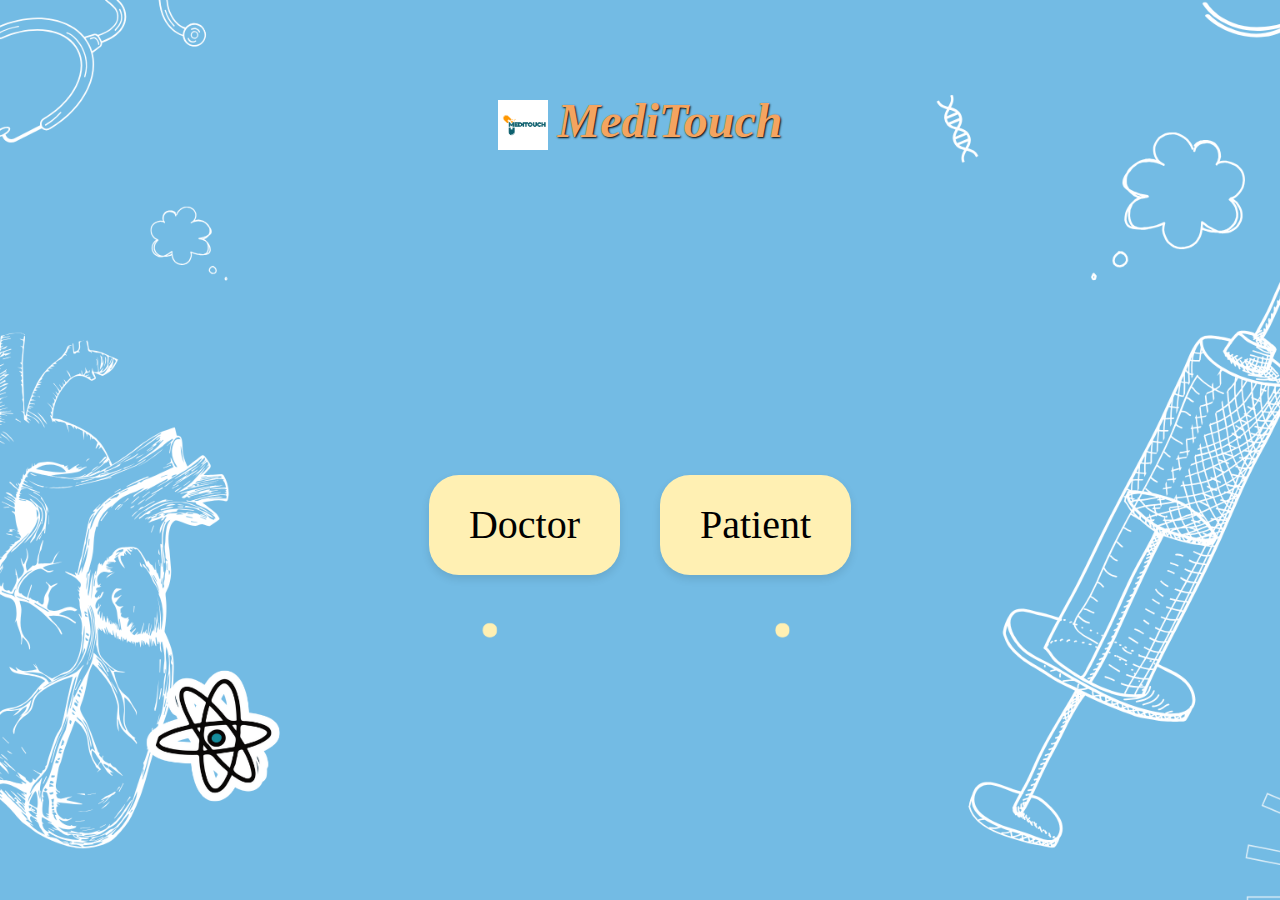
<file: index.html>
<!DOCTYPE html>
<html lang="en">

<head>
    <meta charset="UTF-8">
    <meta name="viewport" content="width=device-width, initial-scale=1.0">
    <title>MediTouch - Welcome</title>

    <link href="https://cdn.jsdelivr.net/npm/bootstrap@5.3.0/dist/css/bootstrap.min.css" rel="stylesheet">
    <link rel="stylesheet" href="firstpage.css">
</head>

<body>
    <div class="header-container">
        <img src="images\logo.png" alt="Logo" class="logo"> 
        <h1>MediTouch</h1>
    </div>
    <div class="welcome-container">
        <a href="doctor_login_page.html" class="btn btn-primary">Doctor</a>
        <a href="patient_login_page.html" class="btn btn-secondary">Patient</a>
    </div>

    <script src="https://cdn.jsdelivr.net/npm/bootstrap@5.3.0/dist/js/bootstrap.bundle.min.js"></script>
</body>

</html>
</file>
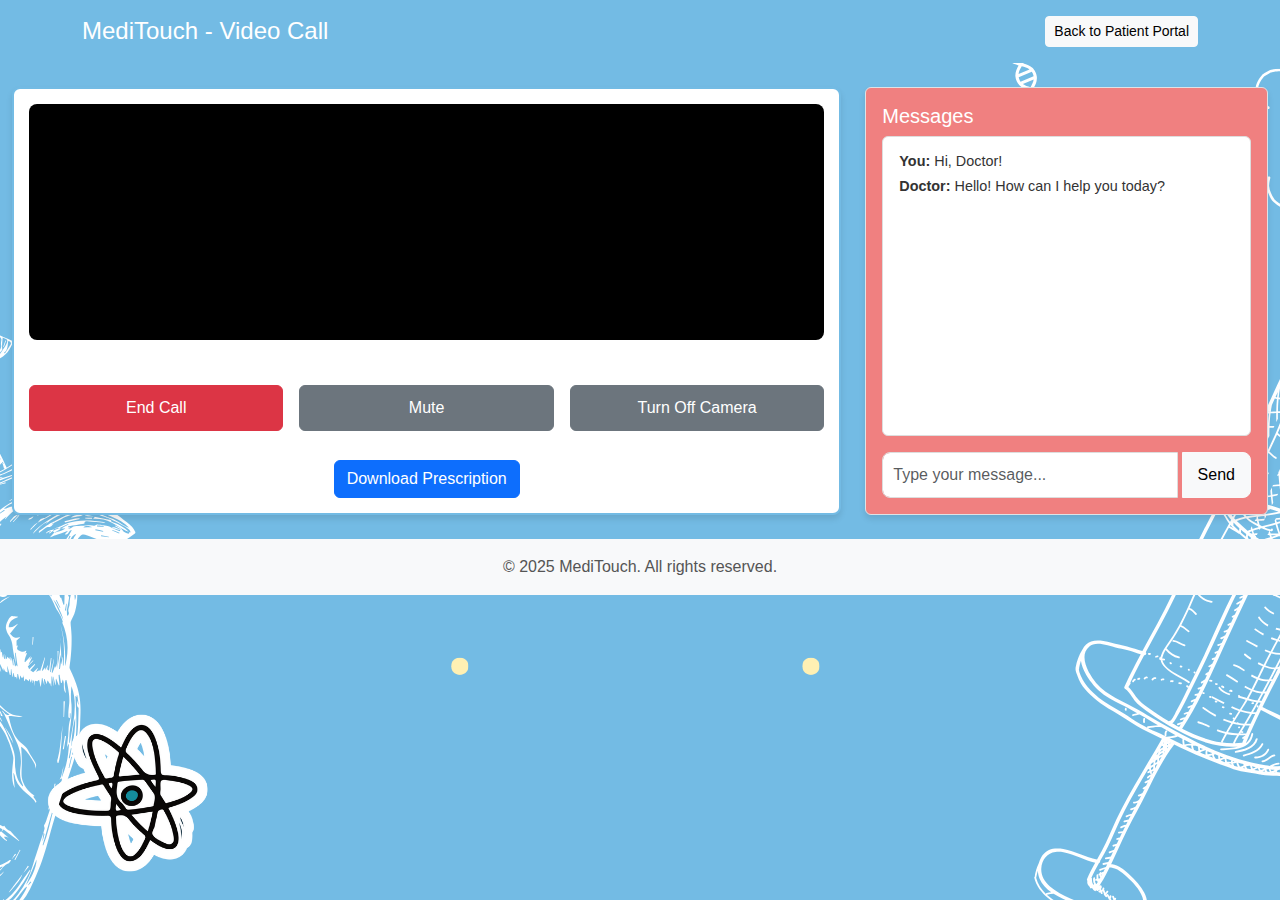
<file: call.html>
<!DOCTYPE html>
<html lang="en">

<head>
    <meta charset="UTF-8">
    <meta name="viewport" content="width=device-width, initial-scale=1.0">
    <title>Video Call - MediTouch</title>
    <link href="https://cdn.jsdelivr.net/npm/bootstrap@5.3.0/dist/css/bootstrap.min.css" rel="stylesheet">
    <link rel="stylesheet" href="call.css">
</head>

<body>
    <header class="bg-primary text-white py-3" style="background-color: #73bbe4 !important;">
        <div class="container d-flex justify-content-between align-items-center">
            <h1 class="h4 m-0">MediTouch - Video Call</h1>
            <a href="patient.html" class="btn btn-light btn-sm">Back to Patient Portal</a>
        </div>
    </header>

    <main class="container-fluid my-4">
        <div class="row">
            <div class="col-md-8">
                <div class="video-container mb-4">
                    <video id="video-call" autoplay muted></video>
                    <div class="video-controls mt-3 d-flex justify-content-center gap-3">
                        <button class="btn btn-danger">End Call</button>
                        <button class="btn btn-secondary">Mute</button>
                        <button class="btn btn-secondary">Turn Off Camera</button>
                    </div>
                    <div class="mt-3 text-center">
                        <a href="prescription.pdf" class="btn btn-primary" download>Download Prescription</a>
                    </div>
                </div>
            </div>

            <div class="col-md-4">
                <div class="message-container border rounded p-3" style="background-color: #F08080;">
                    <h5 class="text-white">Messages</h5>
                    <div class="messages-box bg-white p-3 rounded overflow-auto" style="height: 300px;">
                        <div class="message mb-2">
                            <strong>You:</strong>
                            <span>Hi, Doctor!</span>
                        </div>
                        <div class="message mb-2">
                            <strong>Doctor:</strong>
                            <span>Hello! How can I help you today?</span>
                        </div>
                    </div>
                    <div class="input-group mt-3">
                        <input type="text" class="form-control" placeholder="Type your message..." />
                        <button class="btn btn-light">Send</button>
                    </div>
                </div>
            </div>
        </div>
    </main>

    <footer class="bg-light py-3 text-center">
        <p class="mb-0">© 2025 MediTouch. All rights reserved.</p>
    </footer>

    <script src="https://cdn.jsdelivr.net/npm/bootstrap@5.3.0/dist/js/bootstrap.bundle.min.js"></script>
</body>

</html>
</file>
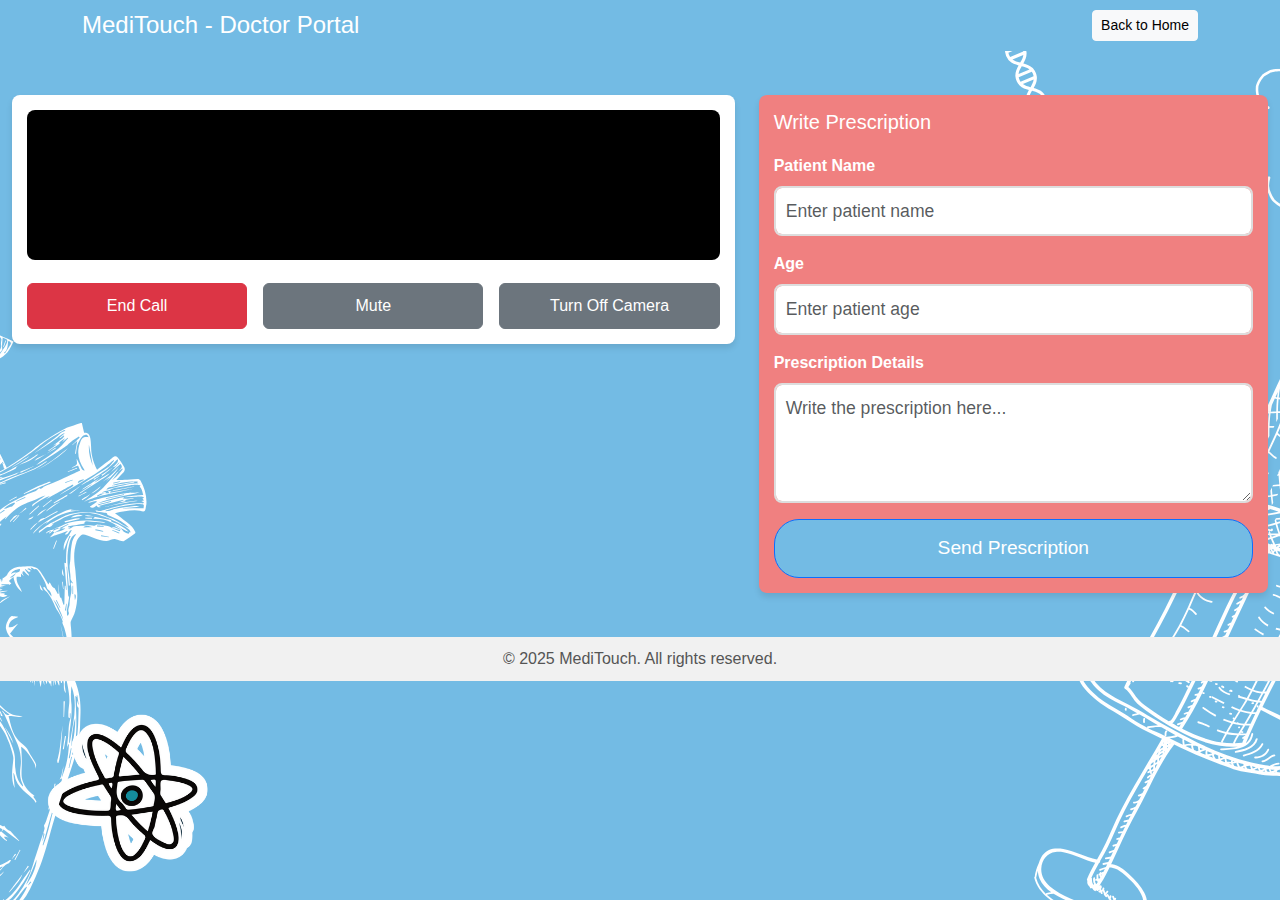
<file: doctor_call.html>
<!DOCTYPE html>
<html lang="en">

<head>
    <meta charset="UTF-8">
    <meta name="viewport" content="width=device-width, initial-scale=1.0">
    <title>Doctor Portal - MediTouch</title>
    <link href="https://cdn.jsdelivr.net/npm/bootstrap@5.3.0/dist/css/bootstrap.min.css" rel="stylesheet">
    <link rel="stylesheet" href="doctor_call.css">
</head>

<body>
    <header>
        <div class="container d-flex justify-content-between align-items-center">
            <h1 class="h4 m-0">MediTouch - Doctor Portal</h1>
            <a href="doctor.html" class="btn btn-light btn-sm">Back to Home</a>
        </div>
    </header>

    <main class="container-fluid my-4">
        <div class="row justify-content-center">
        
            <div class="col-md-7 mb-4">
                <div class="video-container">
                    <video id="video-call" autoplay muted></video>
                    <div class="video-controls mt-3 d-flex justify-content-center gap-3">
                        <button class="btn btn-danger">End Call</button>
                        <button class="btn btn-secondary">Mute</button>
                        <button class="btn btn-secondary">Turn Off Camera</button>
                    </div>
                </div>
            </div>

           
            <div class="col-md-5">
                <div class="prescription-container">
                    <h5 class="text-white">Write Prescription</h5>
                    <form class="prescription-form" id="prescription-form">
                        <div class="mb-3">
                            <label for="patient-name" class="form-label">Patient Name</label>
                            <input type="text" id="patient-name" class="form-control" placeholder="Enter patient name" required>
                        </div>
                       
                        <div class="mb-3">
                            <label for="age" class="form-label">Age</label>
                            <input type="number" id="age" class="form-control" placeholder="Enter patient age" required>
                        </div>

                        <div class="mb-3">
                            <label for="prescription" class="form-label">Prescription Details</label>
                            <textarea id="prescription" class="form-control" rows="5" placeholder="Write the prescription here..." required></textarea>
                        </div>
                        <button type="submit" class="btn btn-primary">Send Prescription</button>
                    </form>
                </div>
            </div>
        </div>
    </main>

    <footer>
        <p class="mb-0">© 2025 MediTouch. All rights reserved.</p>
    </footer>

    <script>
        const form = document.getElementById("prescription-form");
        form.addEventListener("submit", function (event) {
            event.preventDefault();
            const patientName = document.getElementById("patient-name").value;
            const prescription = document.getElementById("prescription").value;
            alert(`Prescription for ${patientName} saved successfully!`);
            form.reset();
        });
    </script>
</body>

</html>
</file>
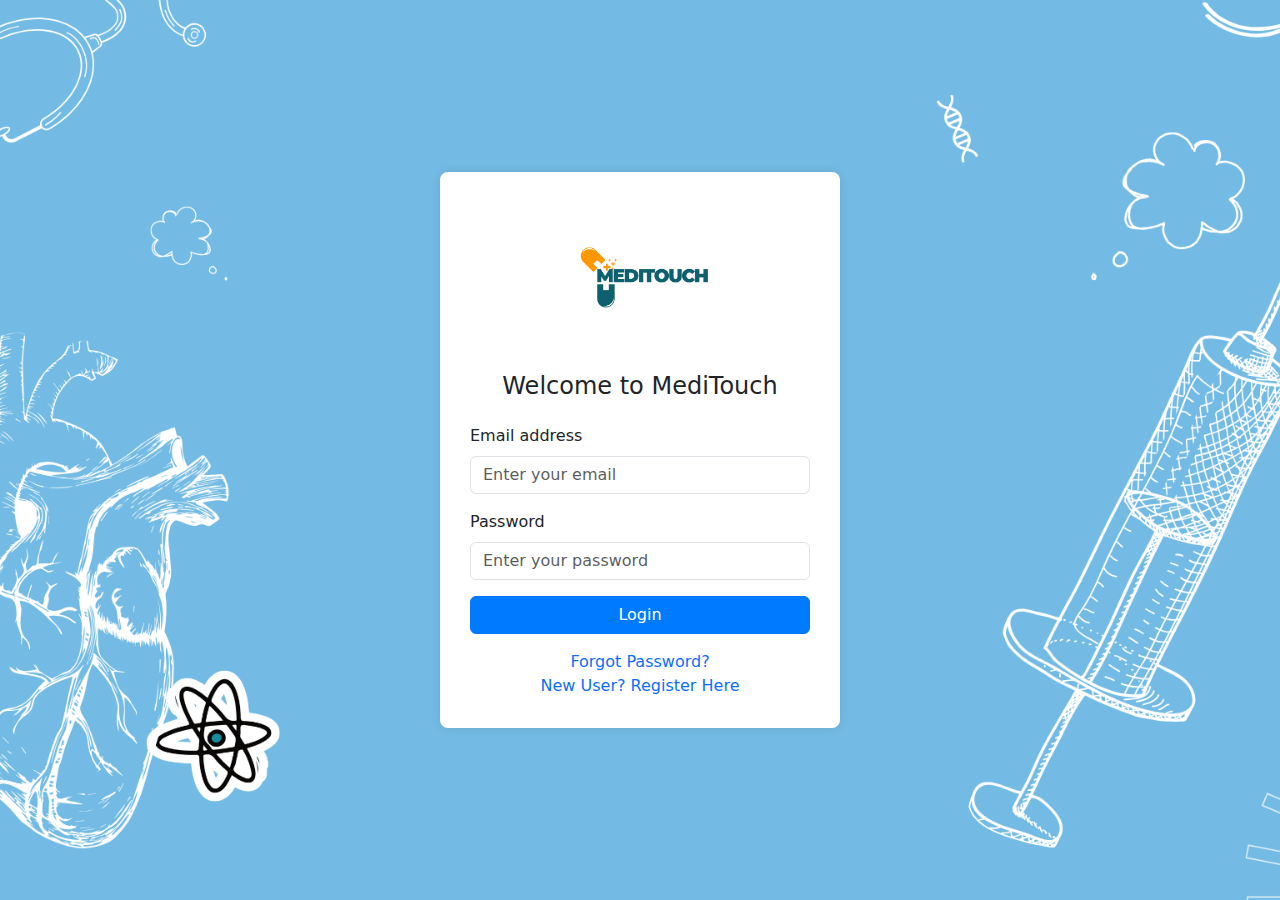
<file: doctor_login_page.html>
<!DOCTYPE html>
<html lang="en">
<head>
  <meta charset="UTF-8">
  <meta name="viewport" content="width=device-width, initial-scale=1.0">
  <title>Login Page</title>

  <link href="https://cdn.jsdelivr.net/npm/bootstrap@5.3.0/dist/css/bootstrap.min.css" rel="stylesheet">
  <link rel="stylesheet" href="patient_login_page.css">
</head>
<body>
  <div class="login-container">
    <img src="images/logo.png" alt="Logo" class="brand-logo">

    <h4 class="text-center mb-4">Welcome to MediTouch</h4>

    <form action="doctor.html" method="GET">
      <div class="mb-3">
        <label for="email" class="form-label">Email address</label>
        <input type="email" class="form-control" id="email" placeholder="Enter your email">
      </div>
      <div class="mb-3">
        <label for="password" class="form-label">Password</label>
        <input type="password" class="form-control" id="password" placeholder="Enter your password">
      </div>
      <button type="submit" class="btn btn-primary">Login</button>
      <div class="text-center mt-3">
        <a href="#" class="text-decoration-none">Forgot Password?</a>
        <br>
        <a href="doctor_register.html" class="text-decoration-none">New User? Register Here</a>
      </div>
    </form>
    
  </div>

  <script src="https://cdn.jsdelivr.net/npm/bootstrap@5.3.0/dist/js/bootstrap.bundle.min.js"></script>
</body>
</html>
</file>
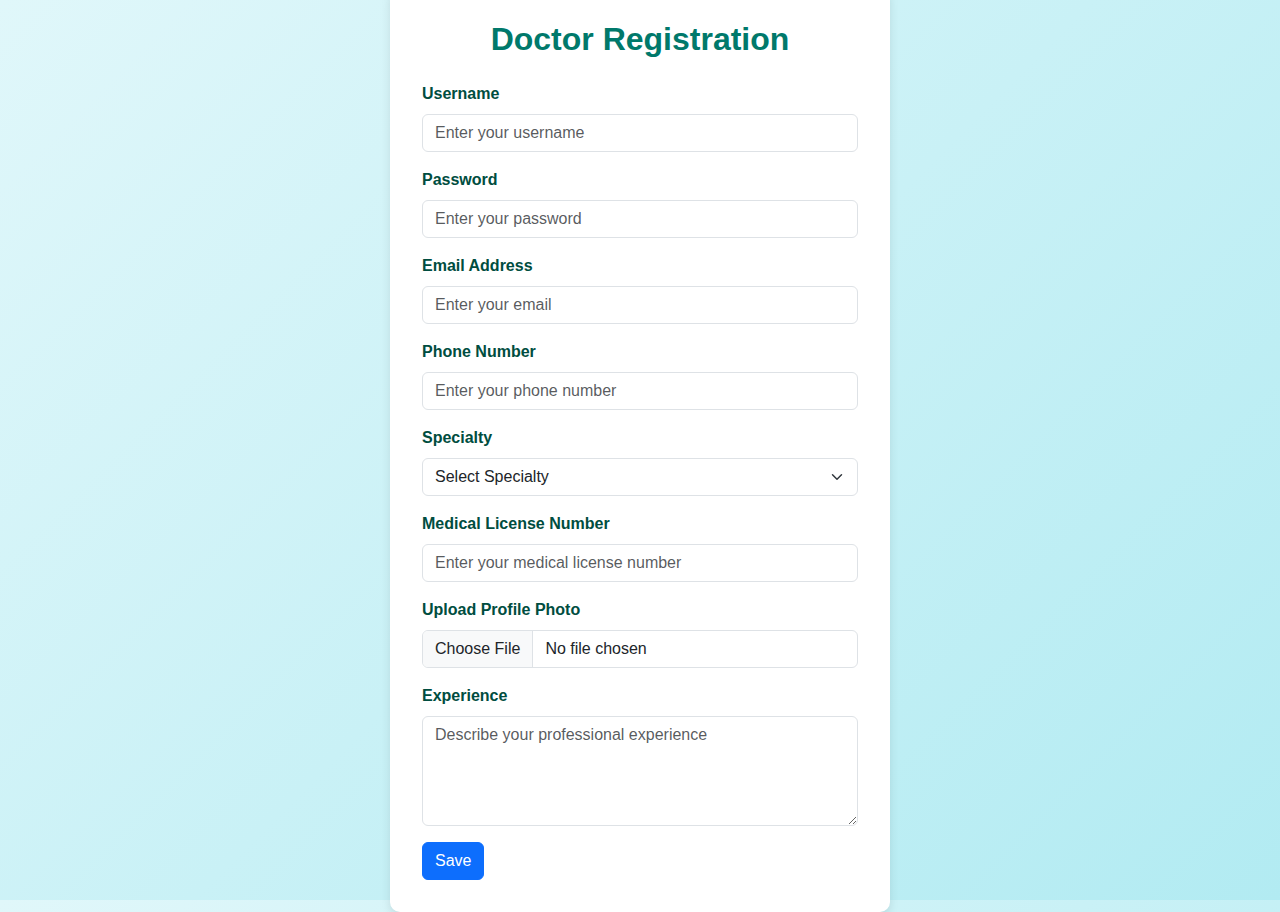
<file: doctor_register.html>
<!DOCTYPE html>
<html lang="en">

<head>
    <meta charset="UTF-8">
    <meta name="viewport" content="width=device-width, initial-scale=1.0">
    <title>Doctor Registration</title>
    <link href="https://cdn.jsdelivr.net/npm/bootstrap@5.3.0/dist/css/bootstrap.min.css" rel="stylesheet">
    <link rel="stylesheet" href="doctor_register.css">
</head>

<body>
    <div class="container my-5">
        <h2 class="text-center mb-4">Doctor Registration</h2>
        <form id="doctorRegistrationForm" action="doctor_login_page.html" method="POST" enctype="multipart/form-data">
            <div class="mb-3">
                <label for="username" class="form-label">Username</label>
                <input type="text" class="form-control" id="username" name="username" placeholder="Enter your username"
                    required>
            </div>

            <div class="mb-3">
                <label for="password" class="form-label">Password</label>
                <input type="password" class="form-control" id="password" name="password"
                    placeholder="Enter your password" required>
            </div>

            <div class="mb-3">
                <label for="email" class="form-label">Email Address</label>
                <input type="email" class="form-control" id="email" name="email" placeholder="Enter your email"
                    required>
            </div>

            <div class="mb-3">
                <label for="phone" class="form-label">Phone Number</label>
                <input type="tel" class="form-control" id="phone" name="phone" placeholder="Enter your phone number"
                    required>
            </div>

            <div class="mb-3">
                <label for="specialty" class="form-label">Specialty</label>
                <select class="form-select" id="specialty" name="specialty" required>
                    <option value="">Select Specialty</option>
                    <option value="cardiology">Cardiology</option>
                    <option value="dermatology">Dermatology</option>
                    <option value="pediatrics">Pediatrics</option>
                    <option value="neurology">Neurology</option>
                    <option value="oncology">Oncology</option>
                    <option value="orthopedics">Orthopedics</option>
                    <option value="psychiatry">Psychiatry</option>
                    <option value="radiology">Radiology</option>
                    <option value="urology">Urology</option>

                </select>
            </div>

            <div class="mb-3">
                <label for="license" class="form-label">Medical License Number</label>
                <input type="text" class="form-control" id="license" name="license"
                    placeholder="Enter your medical license number" required>
            </div>

            <div class="mb-3">
                <label for="photo" class="form-label">Upload Profile Photo</label>
                <input type="file" class="form-control" id="photo" name="photo" accept="image/*">
            </div>

            <div class="mb-3">
                <label for="experience" class="form-label">Experience</label>
                <textarea class="form-control" id="experience" name="experience" rows="4"
                    placeholder="Describe your professional experience"></textarea>
            </div>

            <button type="submit" class="btn btn-primary">Save</button>
        </form>
    </div>

    <script src="https://cdn.jsdelivr.net/npm/bootstrap@5.3.0/dist/js/bootstrap.bundle.min.js"></script>
    <script>
       
        document.getElementById('doctorRegistrationForm').addEventListener('submit', function (event) {
            event.preventDefault(); 
            window.location.href = 'doctor_login_page.html'; 
        });
    </script>
</body>

</html>
</file>
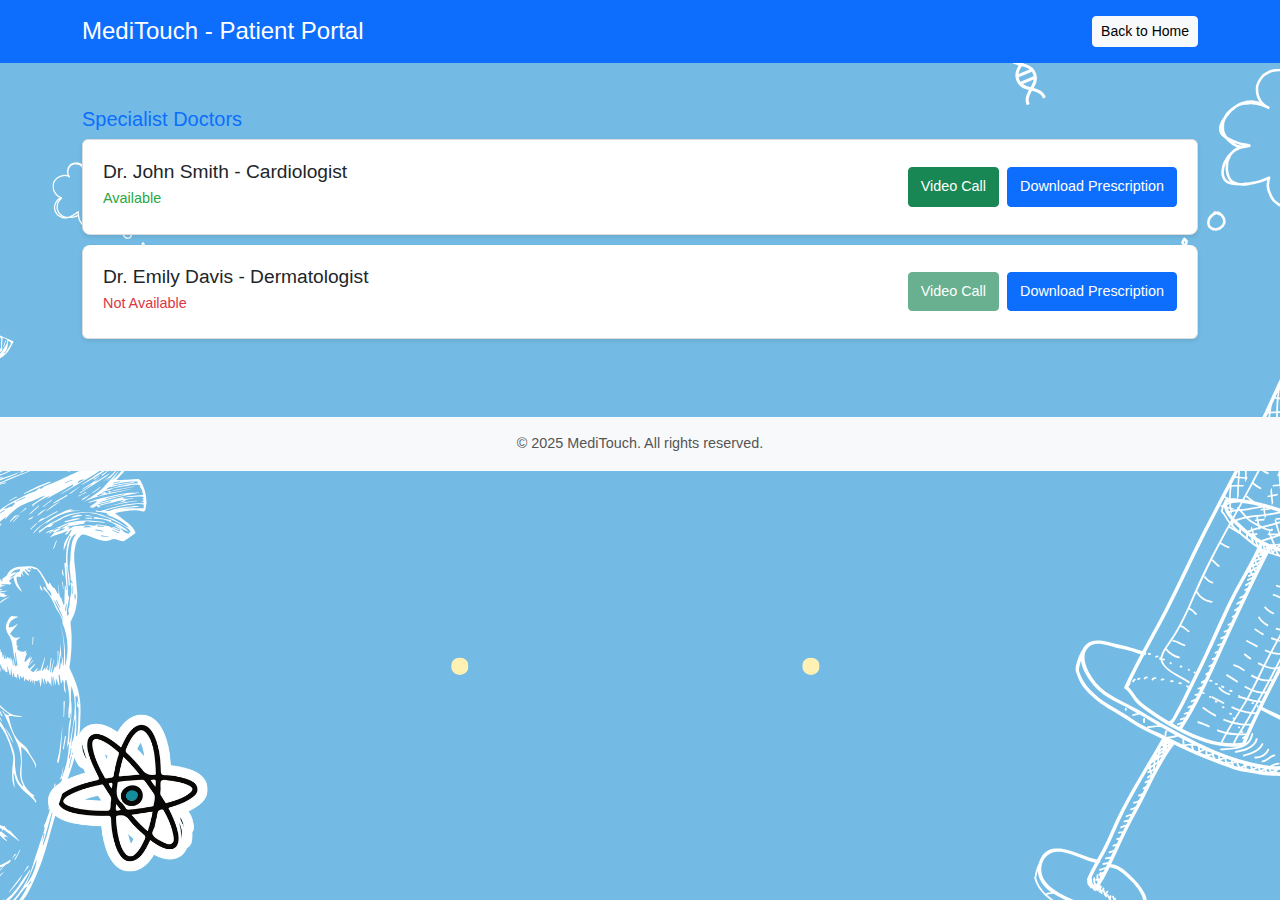
<file: patient.html>
<!DOCTYPE html>
<html lang="en">

<head>
    <meta charset="UTF-8">
    <meta name="viewport" content="width=device-width, initial-scale=1.0">
    <title>Patient Portal - MediTouch</title>
    <link href="https://cdn.jsdelivr.net/npm/bootstrap@5.3.0/dist/css/bootstrap.min.css" rel="stylesheet">
    <link rel="stylesheet" href="patient.css">
</head>

<body>
    <header class="bg-primary text-white py-3">
        <div class="container d-flex justify-content-between align-items-center">
            <h1 class="h4 m-0">MediTouch - Patient Portal</h1>
            <a href="index.html" class="btn btn-light btn-sm">Back to Home</a>
        </div>
    </header>

    <main class="container my-4">
        <section class="mb-4">
            <h2 class="h5 text-primary">Specialist Doctors</h2>
            <div class="list-group">
                
                <div class="list-group-item d-flex justify-content-between align-items-center">
                    <div>
                        <h5>Dr. John Smith - Cardiologist</h5>
                        <p class="mb-1 text-success">Available</p>
                    </div>
                    <div class="d-flex gap-2">
                        <a href="call.html" class="btn btn-success btn-sm">Video Call</a>
                        <button class="btn btn-primary btn-sm">Download Prescription</button>
                    </div>
                </div>
               
                <div class="list-group-item d-flex justify-content-between align-items-center">
                    <div>
                        <h5>Dr. Emily Davis - Dermatologist</h5>
                        <p class="mb-1 text-danger">Not Available</p>
                    </div>
                    <div class="d-flex gap-2">
                        <a href="call.html" class="btn btn-success btn-sm disabled">Video Call</a>
                        <button class="btn btn-primary btn-sm">Download Prescription</button>
                    </div>
                </div>
            </div>
            
        </section>
    </main>
    

    <footer class="bg-light py-3 text-center">
        <p class="mb-0">© 2025 MediTouch. All rights reserved.</p>
    </footer>

    <script src="https://cdn.jsdelivr.net/npm/bootstrap@5.3.0/dist/js/bootstrap.bundle.min.js"></script>
</body>

</html>
</file>
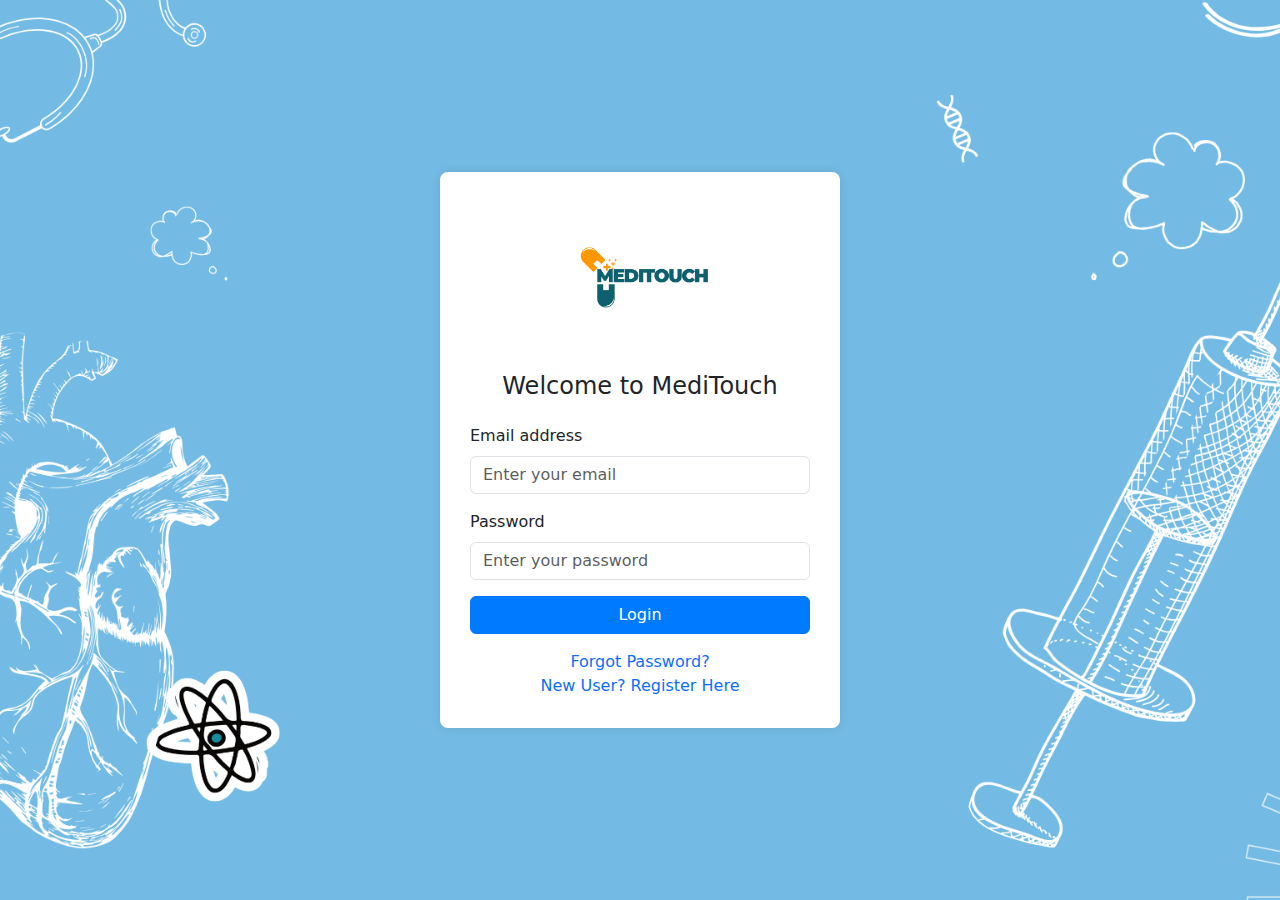
<file: patient_login_page.html>
<!DOCTYPE html>
<html lang="en">
<head>
  <meta charset="UTF-8">
  <meta name="viewport" content="width=device-width, initial-scale=1.0">
  <title>Login Page</title>

  <link href="https://cdn.jsdelivr.net/npm/bootstrap@5.3.0/dist/css/bootstrap.min.css" rel="stylesheet">
  <link rel="stylesheet" href="patient_login_page.css">
</head>
<body>
  <div class="login-container">
    <img src="images/logo.png" alt="Logo" class="brand-logo">

    <h4 class="text-center mb-4">Welcome to MediTouch</h4>

    <form action="patient.html" method="GET">
      <div class="mb-3">
        <label for="email" class="form-label">Email address</label>
        <input type="email" class="form-control" id="email" placeholder="Enter your email">
      </div>
      <div class="mb-3">
        <label for="password" class="form-label">Password</label>
        <input type="password" class="form-control" id="password" placeholder="Enter your password">
      </div>
      <button type="submit" class="btn btn-primary">Login</button>
      <div class="text-center mt-3">
        <a href="#" class="text-decoration-none">Forgot Password?</a>
        <br>
        <a href="patient_register.html" class="text-decoration-none">New User? Register Here</a>
      </div>
    </form>
    
  </div>

  <script src="https://cdn.jsdelivr.net/npm/bootstrap@5.3.0/dist/js/bootstrap.bundle.min.js"></script>
</body>
</html>
</file>
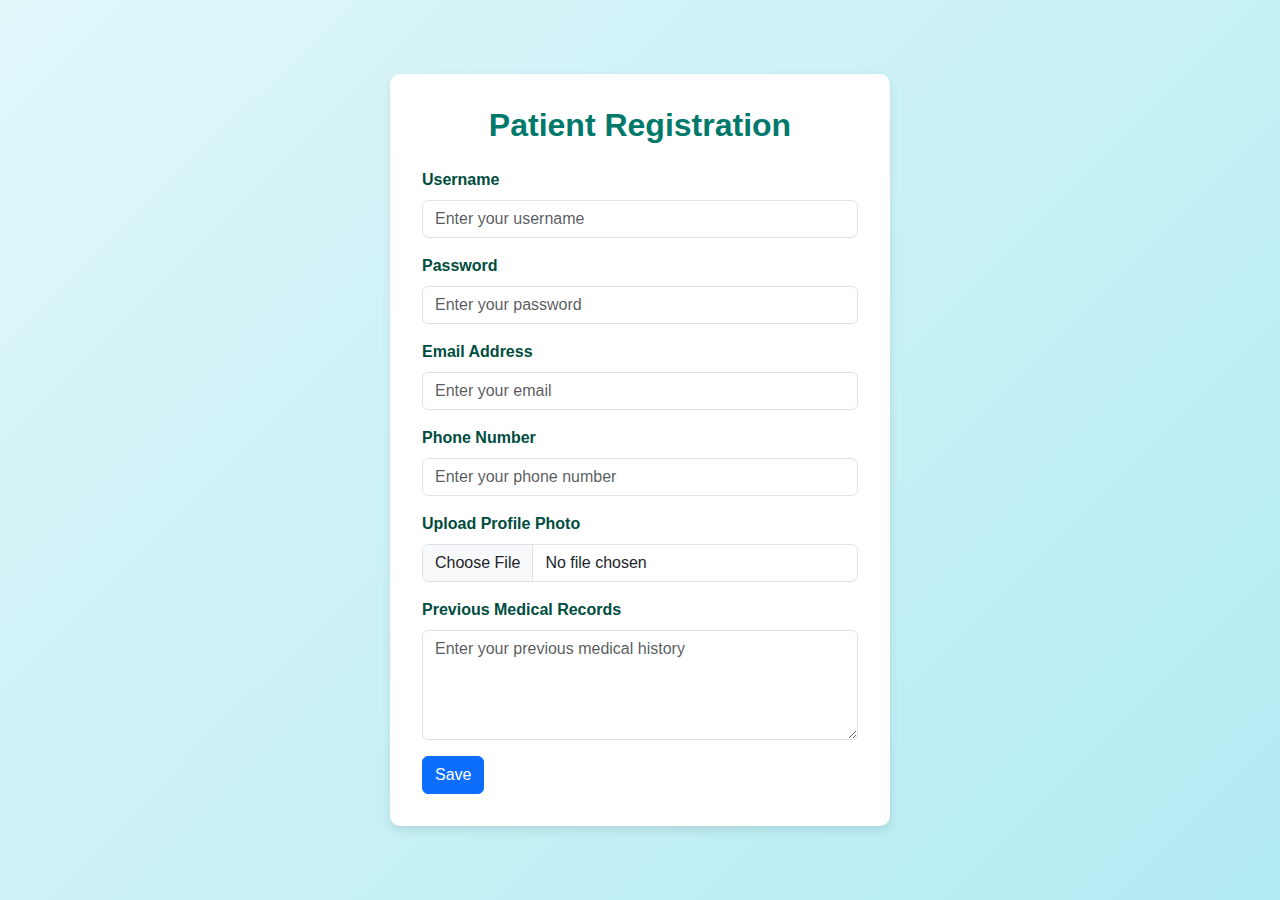
<file: patient_register.html>
<!DOCTYPE html>
<html lang="en">

<head>
  <meta charset="UTF-8">
  <meta name="viewport" content="width=device-width, initial-scale=1.0">
  <title>Patient Registration</title>
  <link href="https://cdn.jsdelivr.net/npm/bootstrap@5.3.0/dist/css/bootstrap.min.css" rel="stylesheet">
  <link rel="stylesheet" href="patient_register.css">
</head>

<body>
  <div class="container my-5">
    <h2 class="text-center mb-4">Patient Registration</h2>
    <form id="registrationForm" action="patient_login_page.html" method="POST" enctype="multipart/form-data">
      <div class="mb-3">
        <label for="username" class="form-label">Username</label>
        <input type="text" class="form-control" id="username" name="username" placeholder="Enter your username" required>
      </div>

      <div class="mb-3">
        <label for="password" class="form-label">Password</label>
        <input type="password" class="form-control" id="password" name="password" placeholder="Enter your password" required>
      </div>

      <div class="mb-3">
        <label for="email" class="form-label">Email Address</label>
        <input type="email" class="form-control" id="email" name="email" placeholder="Enter your email" required>
      </div>

      <div class="mb-3">
        <label for="phone" class="form-label">Phone Number</label>
        <input type="tel" class="form-control" id="phone" name="phone" placeholder="Enter your phone number" required>
      </div>

      <div class="mb-3">
        <label for="photo" class="form-label">Upload Profile Photo</label>
        <input type="file" class="form-control" id="photo" name="photo" accept="image/*">
      </div>

      <div class="mb-3">
        <label for="medical-record" class="form-label">Previous Medical Records</label>
        <textarea class="form-control" id="medical-record" name="medical_record" rows="4" placeholder="Enter your previous medical history"></textarea>
      </div>

      <button type="submit" class="btn btn-primary">Save</button>
    </form>
  </div>

  <script src="https://cdn.jsdelivr.net/npm/bootstrap@5.3.0/dist/js/bootstrap.bundle.min.js"></script>
  <script>
    document.getElementById('registrationForm').addEventListener('submit', function (event) {
      event.preventDefault(); 
      window.location.href = 'patient_login_page.html'; 
    });
  </script>
</body>

</html>
</file>
<file: firstpage.css>
body {
    background: url('images/loginbackground.jpg') no-repeat center center fixed;
    background-size: cover;
    margin: 0;
    font-family: Arial, sans-serif;
    display: flex;
    flex-direction: column;
    justify-content: flex-start;
    height: 100vh;
}

.header-container {
    display: flex;
    align-items: center;
    justify-content: center;
    margin-top: 100px;
    position: relative;
    z-index: 1;
}

.logo {
    width: 50px;
    height: auto;
    margin-right: 10px;
}

h1 {
    font-size: 48px;
    color: #F4A460;
    font-family: Verdana;
    font-style: italic;
    font-variant: normal;
    font-weight: 700;
    text-shadow: 1px 1px 2px black;
    line-height: 26.4px;

}

.welcome-container {
    display: flex;
    justify-content: center;
    align-items: center;
    flex-grow: 1;
    gap: 40px;
    animation: fadeIn 1.5s ease-in-out;
}

p {
    font-size: 40px;
    color: rgb(255, 240, 179);
    font-family: cursive;
    text-align: center;
    margin-bottom: 20px;
    animation: fadeIn 2s ease-in-out;
    text-shadow: 1px 1px 2px black;
}

.btn-primary,
.btn-secondary {
    padding: 20px 40px;
    font-size: 40px;
    border: none;
    border-radius: 30px;
    cursor: pointer;
    transition: transform 0.2s ease, box-shadow 0.3s ease;
    box-shadow: 0 4px 8px rgba(0, 0, 0, 0.1);
    min-width: 180px;
    animation: fadeIn 2s ease-in-out;
}

.btn-primary {
    background-color: rgb(255, 240, 179);
    font-family: cursive;
    color: black;
}

.btn-secondary {
    background-color:rgb(255, 240, 179);
    font-family: cursive;
    color: black;
}

.btn-primary:hover,
.btn-secondary:hover {
    opacity: 0.9;
    transform: translateY(-5px);
    box-shadow: 0 8px 16px rgba(0, 0, 0, 0.2);
}

.btn-primary:active,
.btn-secondary:active {
    transform: translateY(2px);
}

@keyframes fadeIn {
    0% {
        opacity: 0;
        transform: translateY(20px);
    }

    100% {
        opacity: 1;
        transform: translateY(0);
    }
}
</file>
<file: call.css>
body {
    background: url('images/loginbackground.jpg') no-repeat center center fixed;
    font-family: Arial, sans-serif;
    margin: 0;
    padding: 0;
    background-color: #f8f9fa;
}

header {
    background-color: #73bbe4;
    color: white;
    padding: 10px 15px;
}

header h1 {
    font-size: 1.5rem;
    margin: 0;
}

.video-container {
    display: flex;
    flex-direction: column;
    justify-content: space-between;
    height: 100%;
    border: 2px solid #73bbe4;
    border-radius: 8px;
    padding: 15px;
    background-color: white;
    box-shadow: 0 4px 6px rgba(0, 0, 0, 0.1);
}

#video-call {
    width: 100%;
    height: 60%;
    background-color: black;
    border-radius: 8px;
    margin-bottom: 15px;
}

.participants-container {
    display: flex;
    gap: 10px;
    overflow-x: auto;
    padding: 5px;
}

.participant-tile {
    flex: 0 0 auto;
    width: 100px;
    height: 75px;
    background-color: #ddd;
    border-radius: 8px;
    border: 2px solid #73bbe4;
    display: flex;
    align-items: center;
    justify-content: center;
    color: #555;
    font-size: 0.9rem;
    text-align: center;
}

.video-controls {
    display: flex;
    justify-content: space-between;
    gap: 10px;
    margin-top: 10px;
}

.video-controls .btn {
    font-size: 1rem;
    padding: 10px 15px;
    flex: 1;
}

.message-container {
    background-color: #F08080;
    color: white;
    padding: 15px;
    border-radius: 8px;
    box-shadow: 0 4px 6px rgba(0, 0, 0, 0.1);
}

.messages-box {
    height: 150px;
    overflow-y: auto;
    border: 1px solid #ddd;
    padding: 10px;
    background-color: white;
    color: #333;
    border-radius: 8px;
    margin-bottom: 10px;
}

.message {
    font-size: 0.9rem;
    margin-bottom: 5px;
    line-height: 1.2;
}

.input-group {
    display: flex;
    gap: 5px;
}

.input-group input {
    flex: 1;
    padding: 10px;
    font-size: 1rem;
    border-radius: 8px;
    border: 1px solid #ddd;
}

.input-group .btn {
    padding: 10px 15px;
    font-size: 1rem;
    border-radius: 8px;
}

/* Footer */
footer {
    background-color: #f1f1f1;
    color: #555;
    text-align: center;
    padding: 10px 0;
    margin-top: 20px;
}
</file>
<file: doctor_call.css>
body {
    background: url('images/loginbackground.jpg') no-repeat center center fixed;
    font-family: Arial, sans-serif;
    margin: 0;
    padding: 0;
    background-color: #f8f9fa;
}

header {
    background-color: #73bbe4;
    color: white;
    padding: 10px 15px;
}

header h1 {
    font-size: 1.5rem;
    margin: 0;
}

main {
    padding: 20px;
}

.video-container {
    background-color: white;
    border-radius: 8px;
    box-shadow: 0 4px 6px rgba(0, 0, 0, 0.1);
    padding: 15px;
}

#video-call {
    width: 100%;
    height: 60%;
    background-color: black;
    border-radius: 8px;
}

.video-controls {
    display: flex;
    justify-content: center;
    gap: 10px;
}

.video-controls .btn {
    font-size: 1rem;
    padding: 10px 15px;
    flex: 1;
}

.prescription-container {
    background-color: #F08080;
    color: white;
    border-radius: 8px;
    padding: 15px;
    box-shadow: 0 4px 6px rgba(0, 0, 0, 0.1);
}

.prescription-container h5 {
    margin-bottom: 20px;
}

.prescription-form .form-label {
    font-weight: bold;
}

.prescription-form .form-control {
    font-size: 1.1rem;
    padding: 10px;
    border-radius: 8px;
    border: 2px solid #ddd;
}

.prescription-form .form-control:focus {
    border-color: #73bbe4;
}

textarea {
    height: 120px;
}

.btn-primary {
    font-size: 1.2rem;
    padding: 14px 24px;
    border-radius: 25px;
    background-color: #73bbe4;
    color: white;
    width: 100%;
    transition: all 0.3s ease;
}

.btn-primary:hover {
    background-color: #3c8cbb;
}

footer {
    background-color: #f1f1f1;
    color: #555;
    text-align: center;
    padding: 10px 0;
    margin-top: 20px;
}

/* Responsive Layout */
@media (max-width: 768px) {
    .row {
        flex-direction: column;
        align-items: center;
    }

    .video-container, .prescription-container {
        width: 100%;
    }

    .video-container {
        margin-bottom: 20px;
    }
}
</file>
<file: patient_login_page.css>
body {
    background: url('images/loginbackground.png') no-repeat center center fixed;
    background-size: cover;
    display: flex;
    justify-content: center;
    align-items: center;
    height: 100vh;
    margin: 0;
}

.login-container {
    background-color: #ffffff;
    padding: 30px;
    border-radius: 8px;
    box-shadow: 0 0 10px rgba(0, 0, 0, 0.1);
    width: 400px;
}

.brand-logo {
    display: block;
    margin: 0 auto 20px;
    max-width: 150px;
    height: auto;
}

.btn-primary {
    width: 100%;
    background-color: #007bff;
    border-color: #007bff;
}

.btn-primary:hover {
    background-color: #0069d9;
    border-color: #0062cc;
}

.form-label {
    font-weight: 500;
}

.text-center {
    text-align: center;
}

.mt-3 {
    margin-top: 1rem;
}

.mb-4{
    margin-bottom: 1.5rem;
}

.mb-3{
    margin-bottom: 1rem;
}

@media (max-width: 576px) {
    .login-container {
        width: 90%;
    }
}
</file>
<file: doctor_register.css>
body {
    background: url('images/loginbackground.jpg') no-repeat center center fixed;
    font-family: 'Arial', sans-serif;
    background: linear-gradient(135deg, #e0f7fa, #b2ebf2);
    margin: 0;
    padding: 0;
    display: flex;
    align-items: center;
    justify-content: center;
    height: 100vh;
}

.container {
    background-color: white;
    border-radius: 10px;
    box-shadow: 0 4px 10px rgba(0, 0, 0, 0.1);
    padding: 2rem;
    max-width: 500px;
    width: 100%;
    animation: slideIn 0.6s ease-out;
}

h2 {
    color: #00796b;
    font-weight: bold;
}

form label {
    color: #004d40;
    font-weight: 600;
}

form input, 
form textarea {
    border: 1px solid #b2dfdb;
    border-radius: 5px;
    padding: 0.5rem;
    width: 100%;
    transition: box-shadow 0.3s ease;
}

form input:focus, 
form textarea:focus {
    box-shadow: 0 0 8px rgba(0, 150, 136, 0.6);
    outline: none;
}

form button {
    background-color: #00796b;
    color: white;
    font-weight: bold;
    border: none;
    border-radius: 5px;
    padding: 0.5rem 1rem;
    cursor: pointer;
    transition: background-color 0.3s ease;
}

form button:hover {
    background-color: #004d40;
}

@keyframes slideIn {
    from {
        opacity: 0;
        transform: translateY(-20px);
    }
    to {
        opacity: 1;
        transform: translateY(0);
    }
}

@media (max-width: 768px) {
    .container {
        padding: 1.5rem;
    }

    h2 {
        font-size: 1.5rem;
    }
}
</file>
<file: patient.css>
body {
    background: url('images/loginbackground.jpg') no-repeat center center fixed;
    font-family: Arial, sans-serif;
    margin: 0;
    padding: 0;
    background-color: #f8f9fa;
}

header {
    background-color: #007bff;
    color: white;
}

h1 {
    font-size: 1.5rem;
    margin: 0;
}

main {
    padding: 20px 0;
}
.btn.disabled {
    pointer-events: none;
    opacity: 0.65;
}

.list-group-item {
    border: 1px solid #ddd;
    border-radius: 8px;
    padding: 20px;
    margin-bottom: 10px;
    background-color: #fff;
    box-shadow: 0 2px 4px rgba(0, 0, 0, 0.1);
}

.list-group-item h5 {
    margin: 0 0 5px 0;
    font-size: 1.2rem;
}

.list-group-item p {
    margin: 0;
    font-size: 0.9rem;
}

.list-group-item .btn {
    font-size: 0.9rem;
    padding: 8px 12px;
}

.text-success {
    color: #28a745 !important;
}

.text-danger {
    color: #dc3545 !important;
}

footer {
    background-color: #f1f1f1;
    font-size: 0.9rem;
    color: #555;
}
</file>
<file: patient_register.css>
body {
    background: url('images/loginbackground.jpg') no-repeat center center fixed;
    font-family: 'Arial', sans-serif;
    background: linear-gradient(135deg, #e0f7fa, #b2ebf2);
    margin: 0;
    padding: 0;
    display: flex;
    align-items: center;
    justify-content: center;
    height: 100vh;
}

.container {
    background-color: white;
    border-radius: 10px;
    box-shadow: 0 4px 10px rgba(0, 0, 0, 0.1);
    padding: 2rem;
    max-width: 500px;
    width: 100%;
    animation: slideIn 0.6s ease-out;
}

h2 {
    color: #00796b;
    font-weight: bold;
}

form label {
    color: #004d40;
    font-weight: 600;
}

form input, 
form textarea {
    border: 1px solid #b2dfdb;
    border-radius: 5px;
    padding: 0.5rem;
    width: 100%;
    transition: box-shadow 0.3s ease;
}

form input:focus, 
form textarea:focus {
    box-shadow: 0 0 8px rgba(0, 150, 136, 0.6);
    outline: none;
}

form button {
    background-color: #00796b;
    color: white;
    font-weight: bold;
    border: none;
    border-radius: 5px;
    padding: 0.5rem 1rem;
    cursor: pointer;
    transition: background-color 0.3s ease;
}

form button:hover {
    background-color: #004d40;
}

@keyframes slideIn {
    from {
        opacity: 0;
        transform: translateY(-20px);
    }
    to {
        opacity: 1;
        transform: translateY(0);
    }
}

@media (max-width: 768px) {
    .container {
        padding: 1.5rem;
    }

    h2 {
        font-size: 1.5rem;
    }
}
</file>
